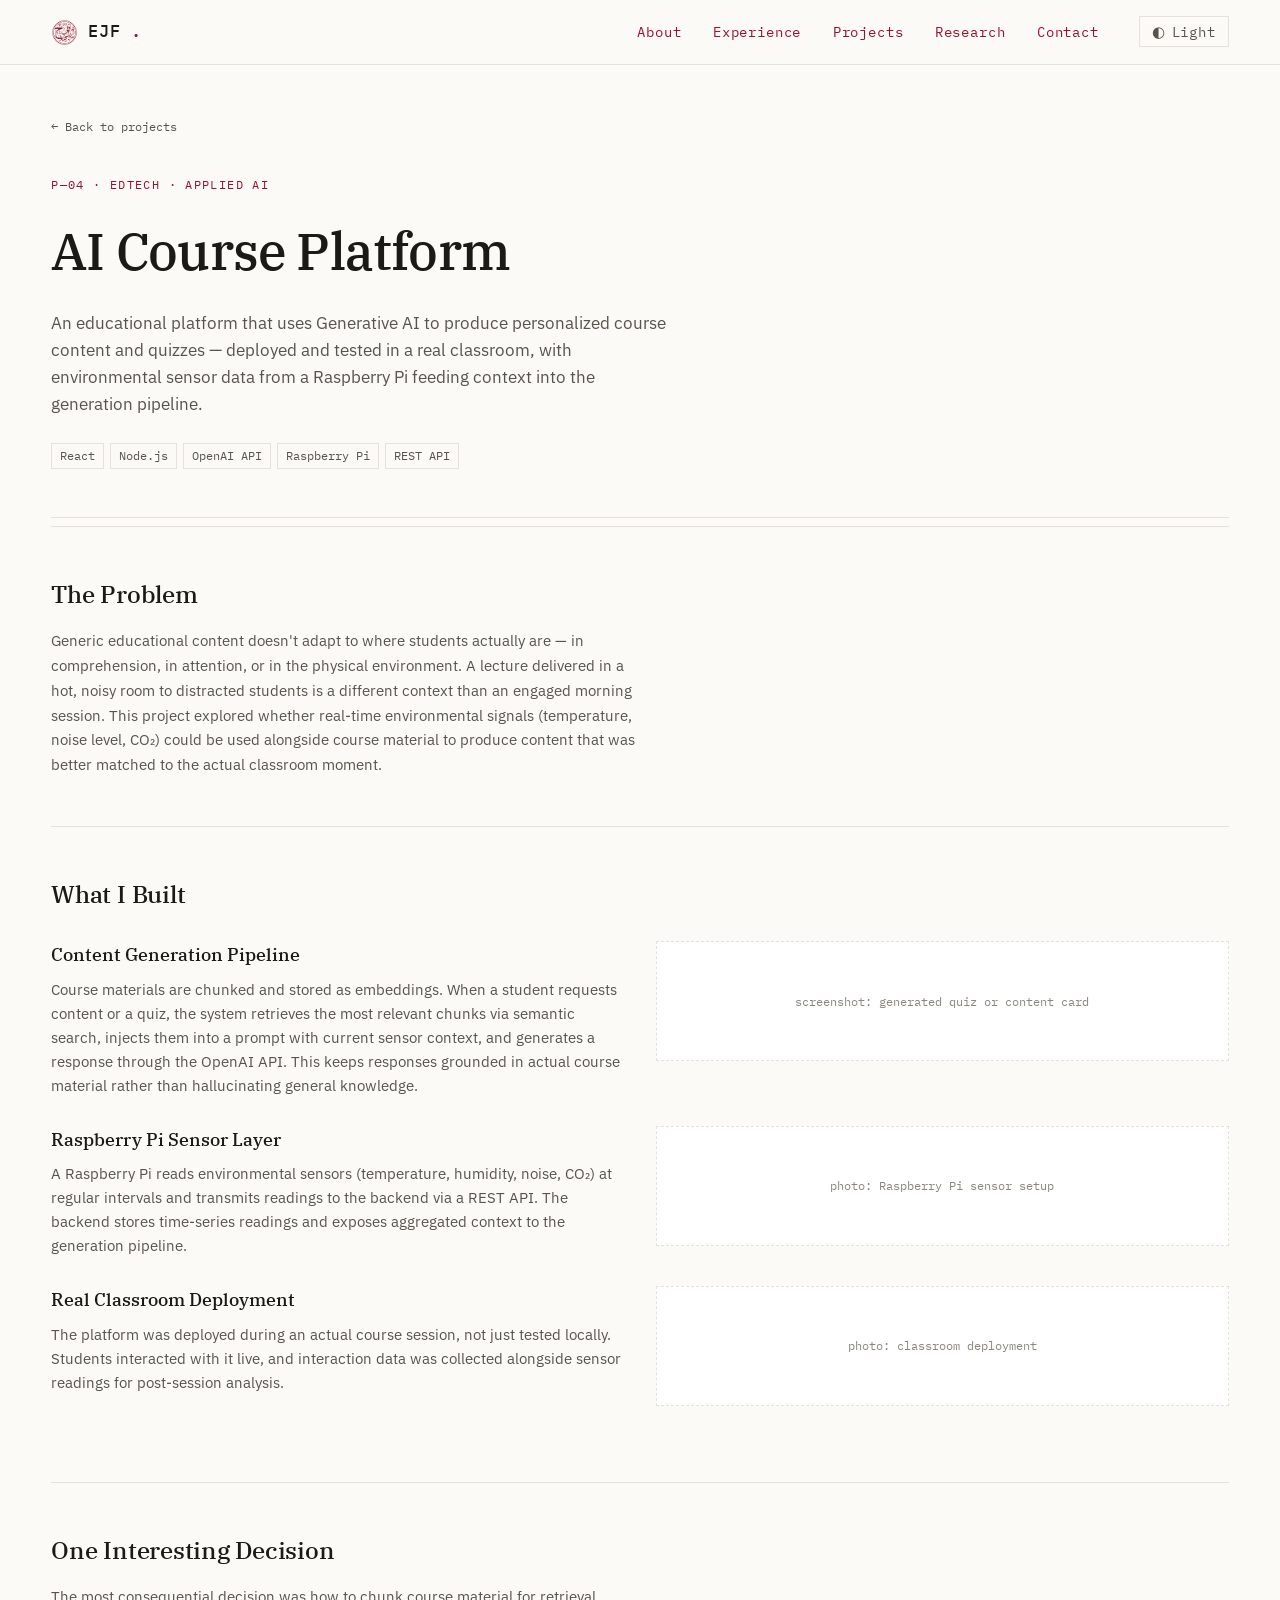
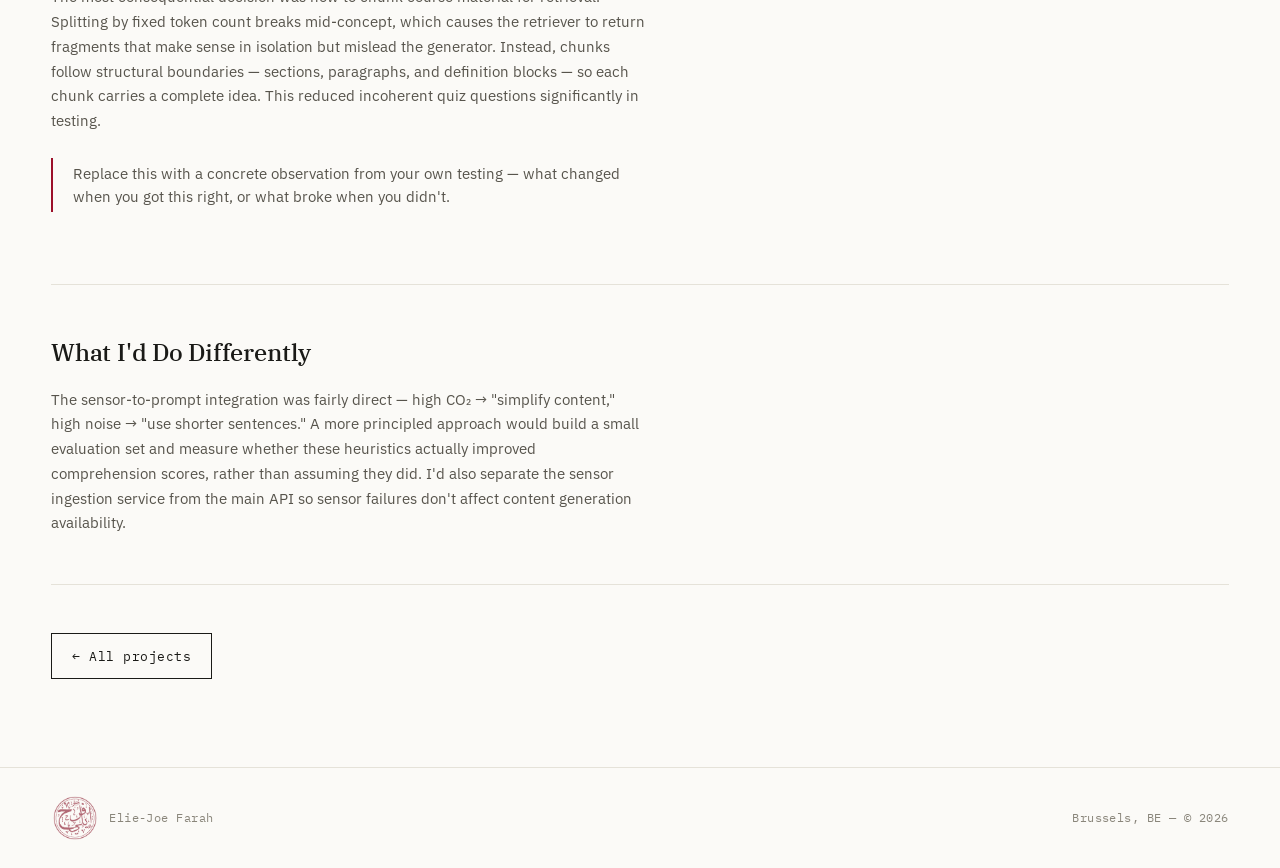
<file: ai-course.html>
<!doctype html>
<html lang="en">
<head>
<meta charset="UTF-8" />
<script>
  (function () {
    var saved = localStorage.getItem('theme');
    var dark = window.matchMedia('(prefers-color-scheme: dark)').matches;
    document.documentElement.setAttribute('data-theme', saved || (dark ? 'dark' : 'light'));
  })();
</script>
<meta name="viewport" content="width=device-width, initial-scale=1.0" />
<title>AI Course Platform | Elie-Joe Farah</title>
<meta name="description" content="An educational platform using Generative AI to create personalized course content, deployed in a real classroom with Raspberry Pi sensor data for context-aware learning." />
<meta property="og:title" content="AI Course Platform | Elie-Joe Farah" />
<meta property="og:description" content="AI-powered educational platform deployed in a real classroom, with Raspberry Pi sensor data feeding context-aware content generation." />
<meta property="og:image" content="https://eliejoefarah.com/og-preview.png" />
<link rel="icon" type="image/png" sizes="256x256" href="logo/seal_favicon_256.png" />
<link rel="apple-touch-icon" href="logo/seal_favicon_256.png" />
<link rel="preconnect" href="https://fonts.googleapis.com" />
<link rel="preconnect" href="https://fonts.gstatic.com" crossorigin />
<link href="https://fonts.googleapis.com/css2?family=IBM+Plex+Mono:wght@400;500&family=IBM+Plex+Sans:wght@400;500;600&family=IBM+Plex+Serif:wght@400;500;600&display=swap" rel="stylesheet" />
<link rel="stylesheet" href="styles.css" />
</head>
<body>

<header class="site">
  <div class="site-inner">
    <a href="index.html" class="brand"><img class="brand-seal" src="logo/seal_crimson_deepest.png" alt="" />EJF<b>.</b></a>
    <div class="header-right">
      <nav class="top" id="site-nav">
        <a href="index.html#about">about</a>
        <a href="index.html#experience">experience</a>
        <a href="index.html#projects">projects</a>
        <a href="index.html#research">research</a>
        <a href="index.html#contact">contact</a>
      </nav>
      <button class="theme-toggle" id="theme-toggle" aria-label="Toggle color theme">
        <span class="glyph">◐</span><span class="txt">light</span>
      </button>
      <button class="nav-burger" id="nav-burger" aria-label="Open menu" aria-expanded="false" aria-controls="site-nav">
        <span></span><span></span><span></span>
      </button>
    </div>
  </div>
</header>

<main class="proj-page">
  <a href="index.html#projects" class="proj-back">← Back to projects</a>

  <div class="proj-hero">
    <div class="plabel">P—04 · EdTech · Applied AI</div>
    <h1>AI Course Platform</h1>
    <p class="pitch">An educational platform that uses Generative AI to produce personalized course content and quizzes — deployed and tested in a real classroom, with environmental sensor data from a Raspberry Pi feeding context into the generation pipeline.</p>
    <div class="stack"><span>React</span><span>Node.js</span><span>OpenAI API</span><span>Raspberry Pi</span><span>REST API</span></div>
    <!-- ADD: screenshot of the main student-facing interface or quiz screen -->
    <!-- <figure class="shot"><img src="screenshots/ai-course-ui.png" alt="AI Course Platform interface" /></figure>
    <p class="shot-cap">The student interface — content and quiz questions are generated per-session based on course material and live classroom context.</p> -->
  </div>

  <section class="pd-section">
    <h2>The Problem</h2>
    <p>Generic educational content doesn't adapt to where students actually are — in comprehension, in attention, or in the physical environment. A lecture delivered in a hot, noisy room to distracted students is a different context than an engaged morning session. This project explored whether real-time environmental signals (temperature, noise level, CO₂) could be used alongside course material to produce content that was better matched to the actual classroom moment.</p>
    <!-- FILL IN: adjust or replace with the actual problem framing from the course/professor brief -->
  </section>

  <section class="pd-section">
    <h2>What I Built</h2>

    <div class="feature">
      <div>
        <h3>Content Generation Pipeline</h3>
        <p>Course materials are chunked and stored as embeddings. When a student requests content or a quiz, the system retrieves the most relevant chunks via semantic search, injects them into a prompt with current sensor context, and generates a response through the OpenAI API. This keeps responses grounded in actual course material rather than hallucinating general knowledge.</p>
      </div>
      <!-- ADD: screenshot of generated quiz or content card -->
      <div class="imgph">screenshot: generated quiz or content card</div>
    </div>

    <div class="feature">
      <div>
        <h3>Raspberry Pi Sensor Layer</h3>
        <p>A Raspberry Pi reads environmental sensors (temperature, humidity, noise, CO₂) at regular intervals and transmits readings to the backend via a REST API. The backend stores time-series readings and exposes aggregated context to the generation pipeline.</p>
      </div>
      <!-- ADD: photo of the physical Raspberry Pi setup in the classroom, if you have one -->
      <div class="imgph">photo: Raspberry Pi sensor setup</div>
    </div>

    <div class="feature">
      <div>
        <h3>Real Classroom Deployment</h3>
        <p>The platform was deployed during an actual course session, not just tested locally. Students interacted with it live, and interaction data was collected alongside sensor readings for post-session analysis.</p>
      </div>
      <!-- ADD: photo from the classroom deployment, or screenshot of the analytics/logging view -->
      <div class="imgph">photo: classroom deployment</div>
    </div>
  </section>

  <section class="pd-section">
    <h2>One Interesting Decision</h2>
    <!-- FILL IN: replace with the actual non-obvious decision from your implementation -->
    <!-- Options to consider: chunking strategy for course PDFs, embedding model choice,
         how sensor data was weighted in the prompt, how you handled hallucination,
         how quiz difficulty was calibrated, etc. -->
    <p>The most consequential decision was how to chunk course material for retrieval. Splitting by fixed token count breaks mid-concept, which causes the retriever to return fragments that make sense in isolation but mislead the generator. Instead, chunks follow structural boundaries — sections, paragraphs, and definition blocks — so each chunk carries a complete idea. This reduced incoherent quiz questions significantly in testing.</p>
    <div class="callout">
      <!-- FILL IN: a specific observation from testing, e.g. accuracy difference, failure modes you noticed, etc. -->
      Replace this with a concrete observation from your own testing — what changed when you got this right, or what broke when you didn't.
    </div>
  </section>

  <section class="pd-section">
    <h2>What I'd Do Differently</h2>
    <!-- FILL IN: your own reflection -->
    <p>The sensor-to-prompt integration was fairly direct — high CO₂ → "simplify content," high noise → "use shorter sentences." A more principled approach would build a small evaluation set and measure whether these heuristics actually improved comprehension scores, rather than assuming they did. I'd also separate the sensor ingestion service from the main API so sensor failures don't affect content generation availability.</p>
  </section>

  <div class="pd-links">
    <!-- Add GitHub link if repo becomes public -->
    <!-- <a href="https://github.com/eliejoefarah/..." target="_blank" rel="noopener" class="btn primary">GitHub →</a> -->
    <a href="index.html#projects" class="btn">← All projects</a>
  </div>
</main>

<footer class="site">
  <div class="fin">
    <span class="fin-sig"><img class="seal" src="logo/seal_crimson_deepest.png" alt="Elie-Joe Farah seal" loading="lazy" />Elie-Joe Farah</span>
    <span>Brussels, BE — © 2026</span>
  </div>
</footer>

<script src="script.js"></script>
</body>
</html>
</file>
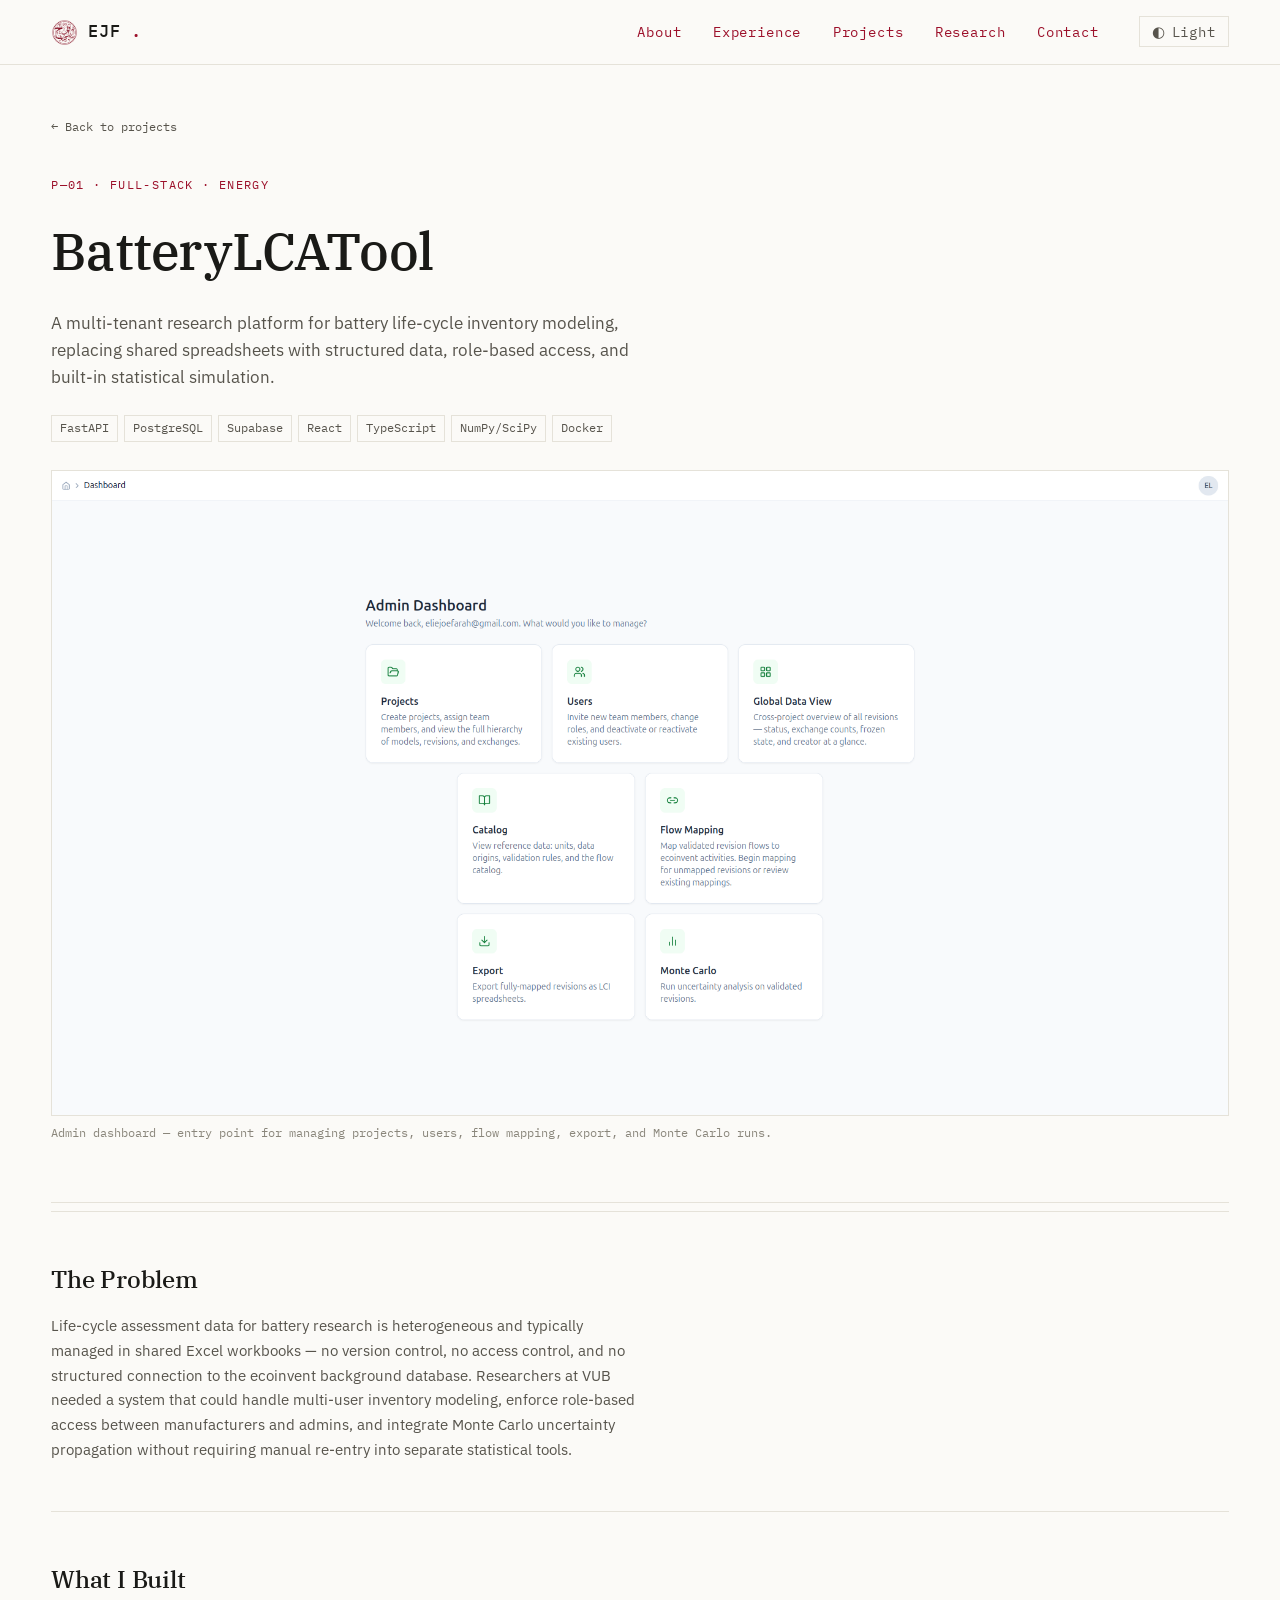
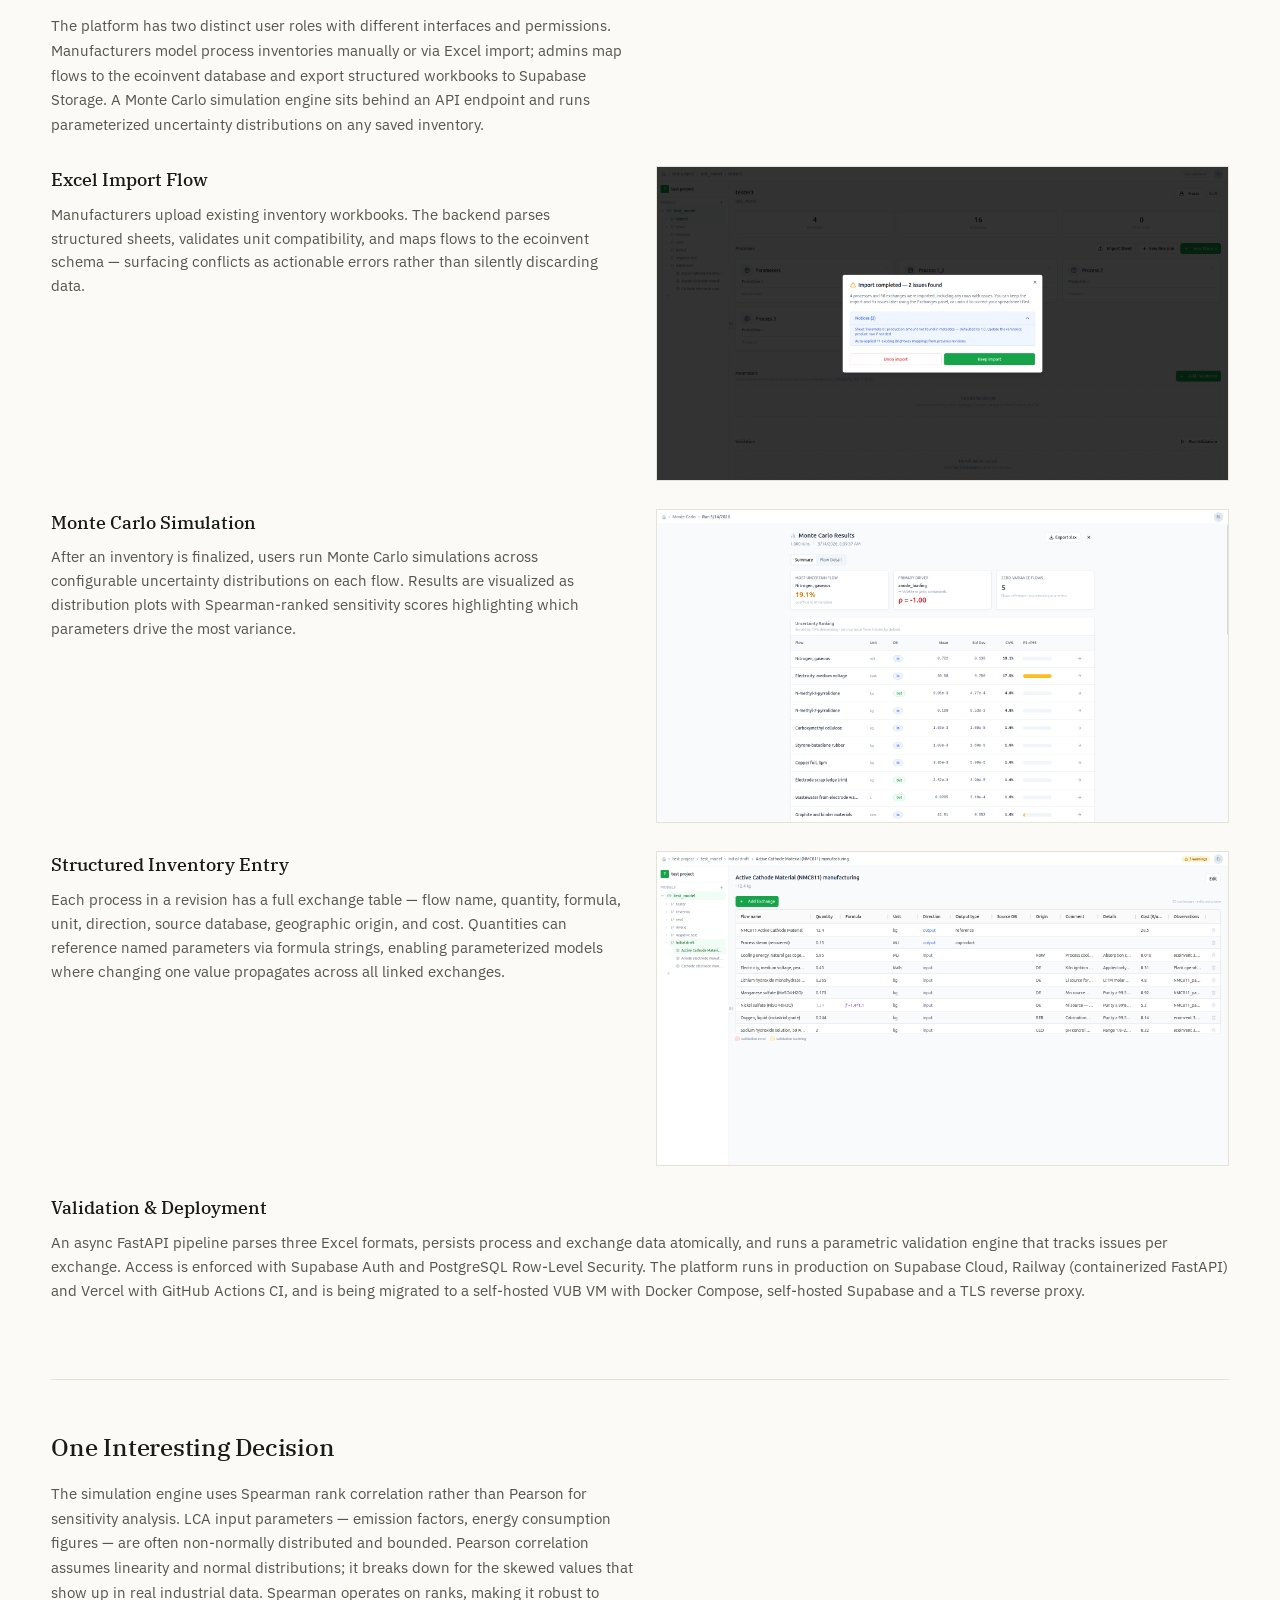
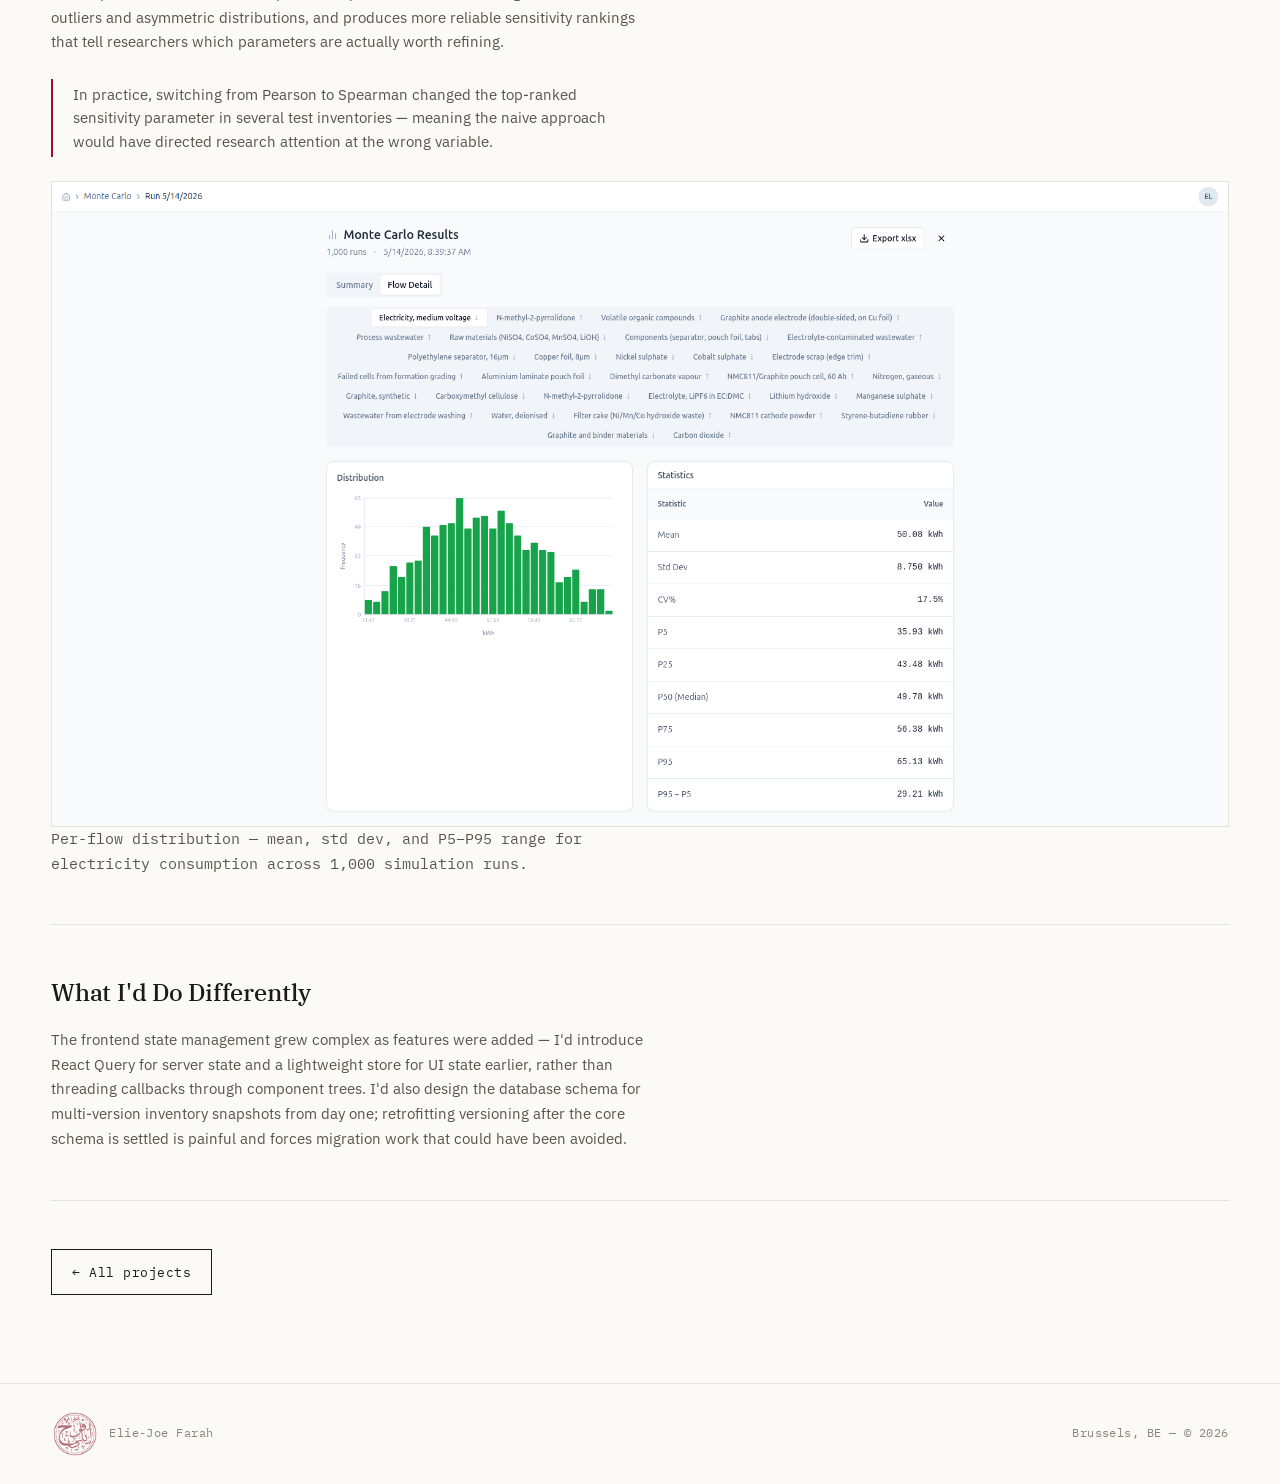
<file: battery-lca.html>
<!doctype html>
<html lang="en">
<head>
<meta charset="UTF-8" />
<script>
  (function () {
    var saved = localStorage.getItem('theme');
    var dark = window.matchMedia('(prefers-color-scheme: dark)').matches;
    document.documentElement.setAttribute('data-theme', saved || (dark ? 'dark' : 'light'));
  })();
</script>
<meta name="viewport" content="width=device-width, initial-scale=1.0" />
<title>BatteryLCATool | Elie-Joe Farah</title>
<meta name="description" content="Full-stack multi-tenant platform for battery life-cycle inventory modeling with Monte Carlo simulation and Spearman correlation sensitivity analysis." />
<meta property="og:title" content="BatteryLCATool | Elie-Joe Farah" />
<meta property="og:description" content="Full-stack platform for battery life-cycle inventory modeling, replacing research spreadsheets with structured data and statistical simulation." />
<meta property="og:image" content="https://eliejoefarah.com/screenshots/lca-admin-dashboard.png" />
<link rel="icon" type="image/png" sizes="256x256" href="logo/seal_favicon_256.png" />
<link rel="apple-touch-icon" href="logo/seal_favicon_256.png" />
<link rel="preconnect" href="https://fonts.googleapis.com" />
<link rel="preconnect" href="https://fonts.gstatic.com" crossorigin />
<link href="https://fonts.googleapis.com/css2?family=IBM+Plex+Mono:wght@400;500&family=IBM+Plex+Sans:wght@400;500;600&family=IBM+Plex+Serif:wght@400;500;600&display=swap" rel="stylesheet" />
<link rel="stylesheet" href="styles.css" />
</head>
<body>

<header class="site">
  <div class="site-inner">
    <a href="index.html" class="brand"><img class="brand-seal" src="logo/seal_crimson_deepest.png" alt="" />EJF<b>.</b></a>
    <div class="header-right">
      <nav class="top" id="site-nav">
        <a href="index.html#about">about</a>
        <a href="index.html#experience">experience</a>
        <a href="index.html#projects">projects</a>
        <a href="index.html#research">research</a>
        <a href="index.html#contact">contact</a>
      </nav>
      <button class="theme-toggle" id="theme-toggle" aria-label="Toggle color theme">
        <span class="glyph">◐</span><span class="txt">light</span>
      </button>
      <button class="nav-burger" id="nav-burger" aria-label="Open menu" aria-expanded="false" aria-controls="site-nav">
        <span></span><span></span><span></span>
      </button>
    </div>
  </div>
</header>

<main class="proj-page">
  <a href="index.html#projects" class="proj-back">← Back to projects</a>

  <div class="proj-hero">
    <div class="plabel">P—01 · Full-stack · Energy</div>
    <h1>BatteryLCATool</h1>
    <p class="pitch">A multi-tenant research platform for battery life-cycle inventory modeling, replacing shared spreadsheets with structured data, role-based access, and built-in statistical simulation.</p>
    <div class="stack"><span>FastAPI</span><span>PostgreSQL</span><span>Supabase</span><span>React</span><span>TypeScript</span><span>NumPy/SciPy</span><span>Docker</span></div>
    <figure class="shot">
      <img src="screenshots/lca-admin-dashboard.png" alt="BatteryLCATool admin dashboard" />
    </figure>
    <p class="shot-cap">Admin dashboard — entry point for managing projects, users, flow mapping, export, and Monte Carlo runs.</p>
  </div>

  <section class="pd-section">
    <h2>The Problem</h2>
    <p>Life-cycle assessment data for battery research is heterogeneous and typically managed in shared Excel workbooks — no version control, no access control, and no structured connection to the ecoinvent background database. Researchers at VUB needed a system that could handle multi-user inventory modeling, enforce role-based access between manufacturers and admins, and integrate Monte Carlo uncertainty propagation without requiring manual re-entry into separate statistical tools.</p>
  </section>

  <section class="pd-section">
    <h2>What I Built</h2>
    <p>The platform has two distinct user roles with different interfaces and permissions. Manufacturers model process inventories manually or via Excel import; admins map flows to the ecoinvent database and export structured workbooks to Supabase Storage. A Monte Carlo simulation engine sits behind an API endpoint and runs parameterized uncertainty distributions on any saved inventory.</p>

    <div class="feature">
      <div>
        <h3>Excel Import Flow</h3>
        <p>Manufacturers upload existing inventory workbooks. The backend parses structured sheets, validates unit compatibility, and maps flows to the ecoinvent schema — surfacing conflicts as actionable errors rather than silently discarding data.</p>
      </div>
      <img src="screenshots/lca-import-complete.png" alt="Excel import completed with auto-mapping" />
    </div>

    <div class="feature">
      <div>
        <h3>Monte Carlo Simulation</h3>
        <p>After an inventory is finalized, users run Monte Carlo simulations across configurable uncertainty distributions on each flow. Results are visualized as distribution plots with Spearman-ranked sensitivity scores highlighting which parameters drive the most variance.</p>
      </div>
      <img src="screenshots/lca-monte-carlo-results.png" alt="Monte Carlo uncertainty ranking" />
    </div>

    <div class="feature">
      <div>
        <h3>Structured Inventory Entry</h3>
        <p>Each process in a revision has a full exchange table — flow name, quantity, formula, unit, direction, source database, geographic origin, and cost. Quantities can reference named parameters via formula strings, enabling parameterized models where changing one value propagates across all linked exchanges.</p>
      </div>
      <img src="screenshots/lca-exchange-table.png" alt="Inventory exchange table with formula references and source database" />
    </div>

    <div class="feature" style="grid-template-columns:1fr;">
      <div>
        <h3>Validation &amp; Deployment</h3>
        <p>An async FastAPI pipeline parses three Excel formats, persists process and exchange data atomically, and runs a parametric validation engine that tracks issues per exchange. Access is enforced with Supabase Auth and PostgreSQL Row-Level Security. The platform runs in production on Supabase Cloud, Railway (containerized FastAPI) and Vercel with GitHub Actions CI, and is being migrated to a self-hosted VUB VM with Docker Compose, self-hosted Supabase and a TLS reverse proxy.</p>
      </div>
    </div>
  </section>

  <section class="pd-section">
    <h2>One Interesting Decision</h2>
    <p>The simulation engine uses Spearman rank correlation rather than Pearson for sensitivity analysis. LCA input parameters — emission factors, energy consumption figures — are often non-normally distributed and bounded. Pearson correlation assumes linearity and normal distributions; it breaks down for the skewed values that show up in real industrial data. Spearman operates on ranks, making it robust to outliers and asymmetric distributions, and produces more reliable sensitivity rankings that tell researchers which parameters are actually worth refining.</p>
    <div class="callout">In practice, switching from Pearson to Spearman changed the top-ranked sensitivity parameter in several test inventories — meaning the naive approach would have directed research attention at the wrong variable.</div>
    <figure class="shot" style="margin-top:8px;">
      <img src="screenshots/lca-monte-carlo-distribution.png" alt="Per-flow distribution histogram and percentile statistics" />
    </figure>
    <p class="shot-cap">Per-flow distribution — mean, std dev, and P5–P95 range for electricity consumption across 1,000 simulation runs.</p>
  </section>

  <section class="pd-section">
    <h2>What I'd Do Differently</h2>
    <p>The frontend state management grew complex as features were added — I'd introduce React Query for server state and a lightweight store for UI state earlier, rather than threading callbacks through component trees. I'd also design the database schema for multi-version inventory snapshots from day one; retrofitting versioning after the core schema is settled is painful and forces migration work that could have been avoided.</p>
  </section>

  <div class="pd-links">
    <!-- Uncomment and fill in if/when the repo becomes public -->
    <!-- <a href="https://github.com/eliejoefarah/..." target="_blank" rel="noopener" class="btn primary">GitHub →</a> -->
    <a href="index.html#projects" class="btn">← All projects</a>
  </div>
</main>

<footer class="site">
  <div class="fin">
    <span class="fin-sig"><img class="seal" src="logo/seal_crimson_deepest.png" alt="Elie-Joe Farah seal" loading="lazy" />Elie-Joe Farah</span>
    <span>Brussels, BE — © 2026</span>
  </div>
</footer>

<script src="script.js"></script>
</body>
</html>
</file>
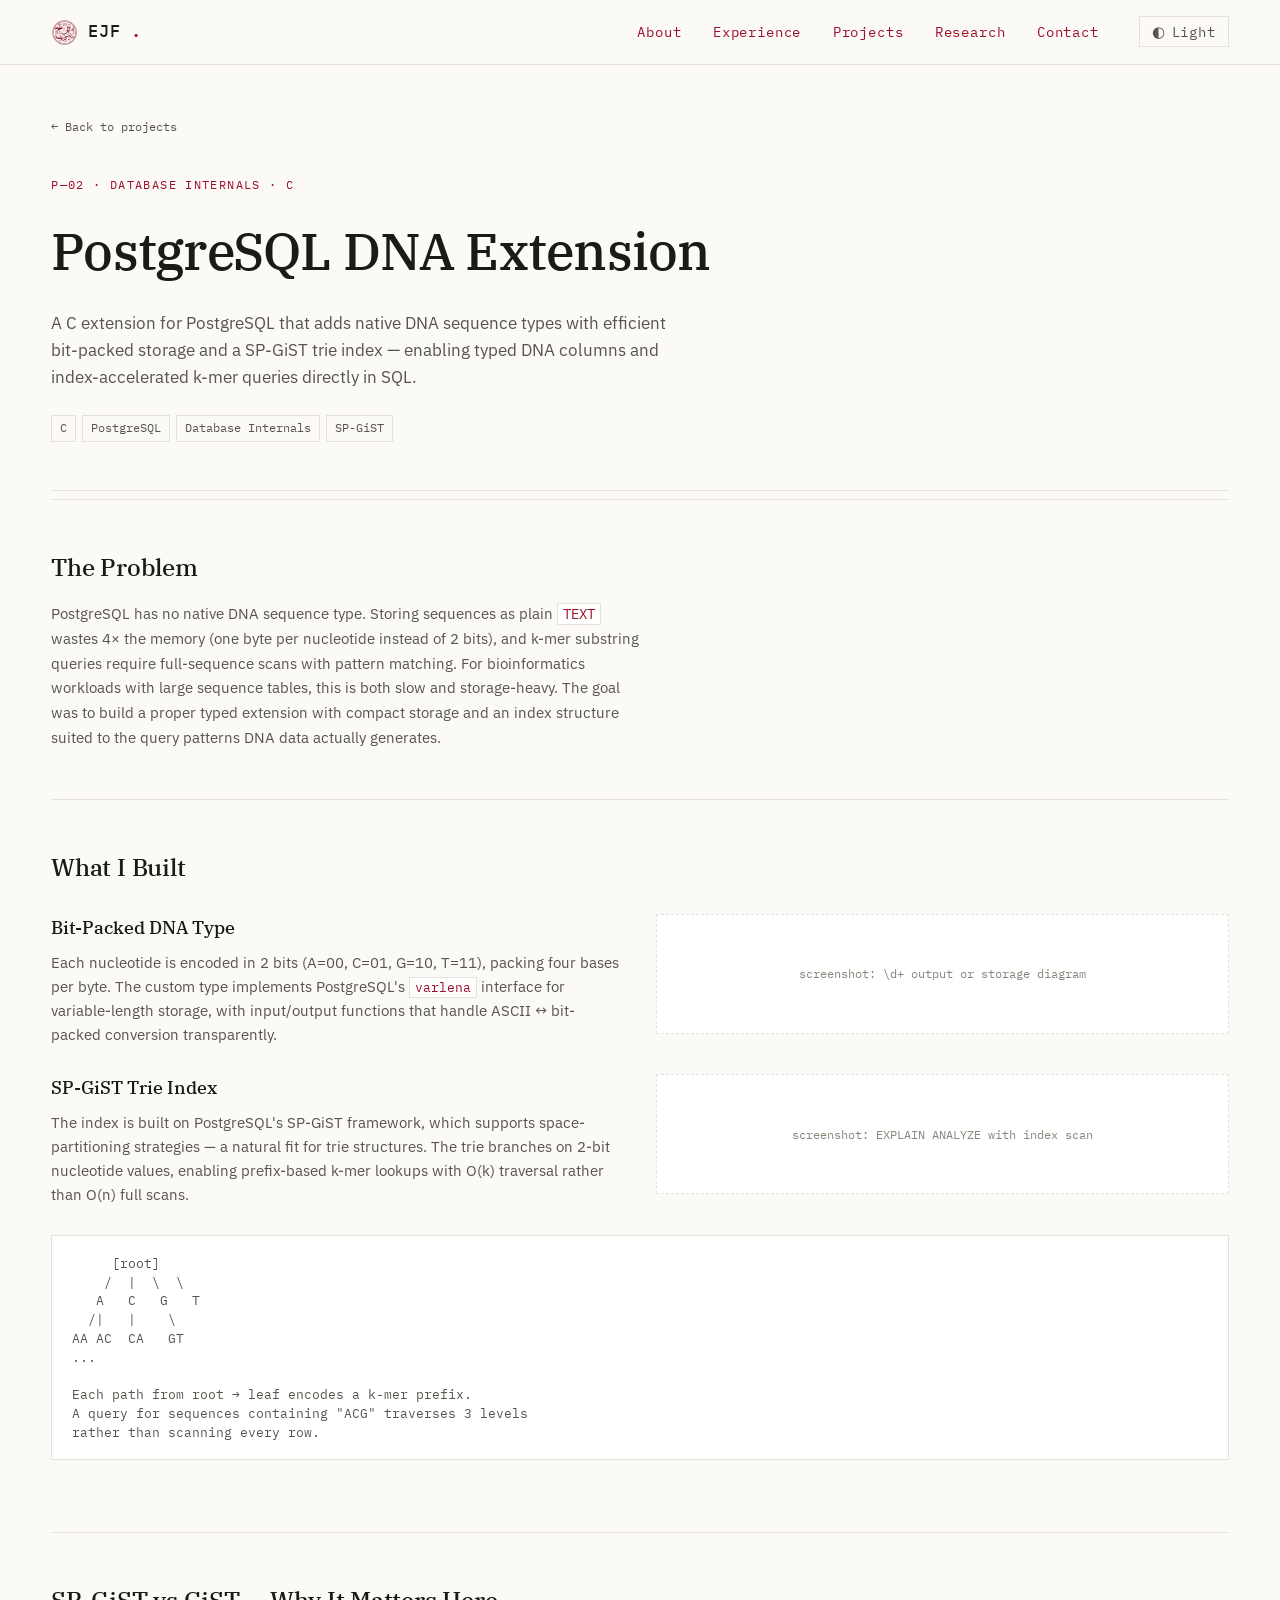
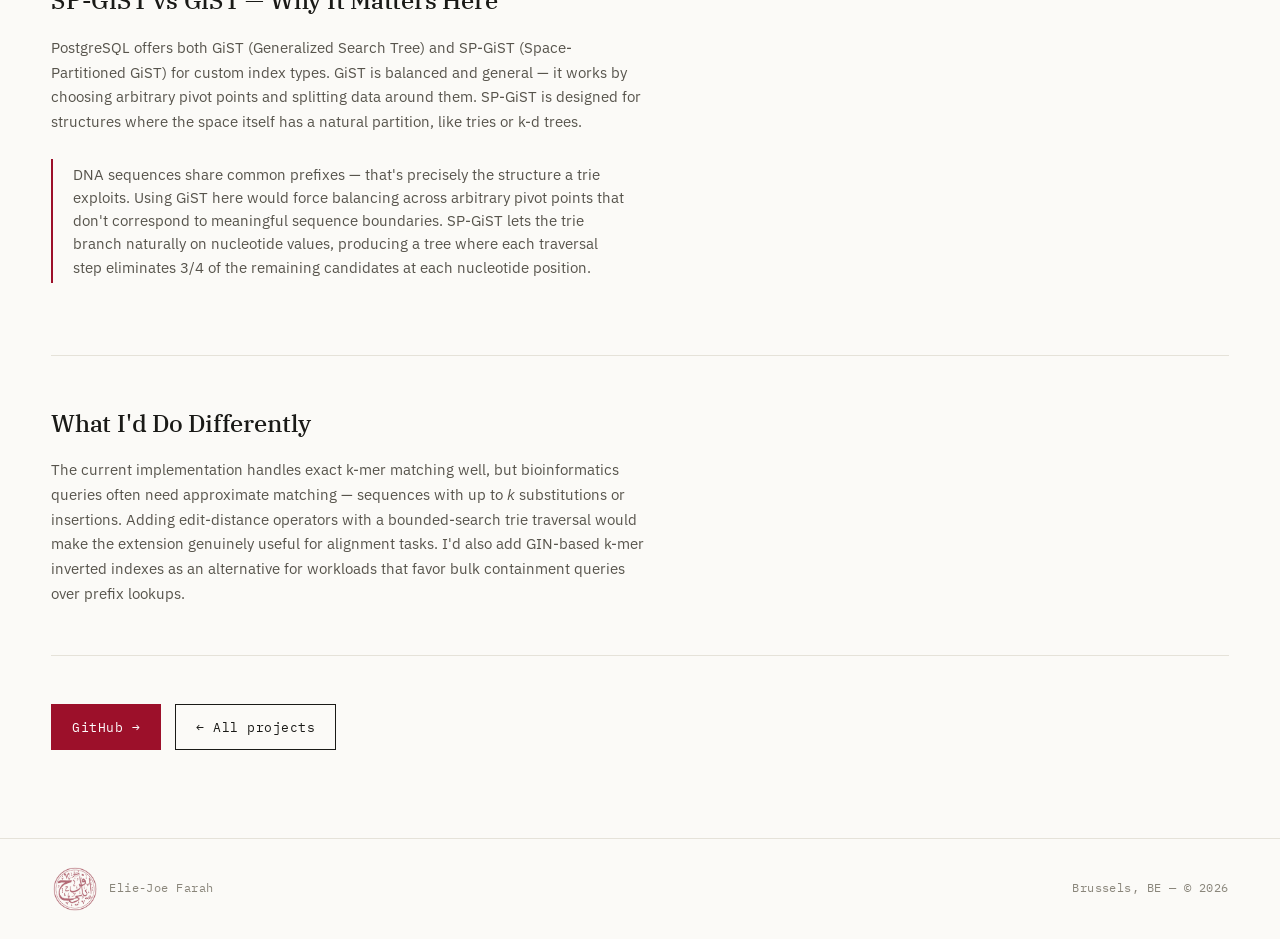
<file: dna-extension.html>
<!doctype html>
<html lang="en">
<head>
<meta charset="UTF-8" />
<script>
  (function () {
    var saved = localStorage.getItem('theme');
    var dark = window.matchMedia('(prefers-color-scheme: dark)').matches;
    document.documentElement.setAttribute('data-theme', saved || (dark ? 'dark' : 'light'));
  })();
</script>
<meta name="viewport" content="width=device-width, initial-scale=1.0" />
<title>PostgreSQL DNA Extension | Elie-Joe Farah</title>
<meta name="description" content="A PostgreSQL extension in C adding native DNA sequence types with bit-packed storage and SP-GiST trie indexing for k-mer queries." />
<meta property="og:title" content="PostgreSQL DNA Extension | Elie-Joe Farah" />
<meta property="og:description" content="Custom PostgreSQL extension in C with bit-packed DNA types and SP-GiST trie index for efficient k-mer querying." />
<meta property="og:image" content="https://eliejoefarah.com/og-preview.png" />
<link rel="icon" type="image/png" sizes="256x256" href="logo/seal_favicon_256.png" />
<link rel="apple-touch-icon" href="logo/seal_favicon_256.png" />
<link rel="preconnect" href="https://fonts.googleapis.com" />
<link rel="preconnect" href="https://fonts.gstatic.com" crossorigin />
<link href="https://fonts.googleapis.com/css2?family=IBM+Plex+Mono:wght@400;500&family=IBM+Plex+Sans:wght@400;500;600&family=IBM+Plex+Serif:wght@400;500;600&display=swap" rel="stylesheet" />
<link rel="stylesheet" href="styles.css" />
</head>
<body>

<header class="site">
  <div class="site-inner">
    <a href="index.html" class="brand"><img class="brand-seal" src="logo/seal_crimson_deepest.png" alt="" />EJF<b>.</b></a>
    <div class="header-right">
      <nav class="top" id="site-nav">
        <a href="index.html#about">about</a>
        <a href="index.html#experience">experience</a>
        <a href="index.html#projects">projects</a>
        <a href="index.html#research">research</a>
        <a href="index.html#contact">contact</a>
      </nav>
      <button class="theme-toggle" id="theme-toggle" aria-label="Toggle color theme">
        <span class="glyph">◐</span><span class="txt">light</span>
      </button>
      <button class="nav-burger" id="nav-burger" aria-label="Open menu" aria-expanded="false" aria-controls="site-nav">
        <span></span><span></span><span></span>
      </button>
    </div>
  </div>
</header>

<main class="proj-page">
  <a href="index.html#projects" class="proj-back">← Back to projects</a>

  <div class="proj-hero">
    <div class="plabel">P—02 · Database internals · C</div>
    <h1>PostgreSQL DNA Extension</h1>
    <p class="pitch">A C extension for PostgreSQL that adds native DNA sequence types with efficient bit-packed storage and a SP-GiST trie index — enabling typed DNA columns and index-accelerated k-mer queries directly in SQL.</p>
    <div class="stack"><span>C</span><span>PostgreSQL</span><span>Database Internals</span><span>SP-GiST</span></div>
    <!-- ADD: terminal screenshot of a k-mer query running against the extension -->
    <!-- <figure class="shot"><img src="screenshots/dna-query.png" alt="k-mer query terminal output" /></figure>
    <p class="shot-cap">Running a k-mer containment query on a DNA sequence column — the SP-GiST index makes this a trie traversal rather than a full scan.</p> -->
  </div>

  <section class="pd-section">
    <h2>The Problem</h2>
    <p>PostgreSQL has no native DNA sequence type. Storing sequences as plain <code>TEXT</code> wastes 4× the memory (one byte per nucleotide instead of 2 bits), and k-mer substring queries require full-sequence scans with pattern matching. For bioinformatics workloads with large sequence tables, this is both slow and storage-heavy. The goal was to build a proper typed extension with compact storage and an index structure suited to the query patterns DNA data actually generates.</p>
  </section>

  <section class="pd-section">
    <h2>What I Built</h2>

    <div class="feature">
      <div>
        <h3>Bit-Packed DNA Type</h3>
        <p>Each nucleotide is encoded in 2 bits (A=00, C=01, G=10, T=11), packing four bases per byte. The custom type implements PostgreSQL's <code>varlena</code> interface for variable-length storage, with input/output functions that handle ASCII ↔ bit-packed conversion transparently.</p>
      </div>
      <!-- ADD: screenshot or diagram showing storage layout -->
      <div class="imgph">screenshot: \d+ output or storage diagram</div>
    </div>

    <div class="feature">
      <div>
        <h3>SP-GiST Trie Index</h3>
        <p>The index is built on PostgreSQL's SP-GiST framework, which supports space-partitioning strategies — a natural fit for trie structures. The trie branches on 2-bit nucleotide values, enabling prefix-based k-mer lookups with O(k) traversal rather than O(n) full scans.</p>
      </div>
      <!-- ADD: screenshot of EXPLAIN ANALYZE showing index usage -->
      <div class="imgph">screenshot: EXPLAIN ANALYZE with index scan</div>
    </div>

    <div class="ascii">     [root]
    /  |  \  \
   A   C   G   T
  /|   |    \
AA AC  CA   GT
...

Each path from root → leaf encodes a k-mer prefix.
A query for sequences containing "ACG" traverses 3 levels
rather than scanning every row.</div>
  </section>

  <section class="pd-section">
    <h2>SP-GiST vs GiST — Why It Matters Here</h2>
    <p>PostgreSQL offers both GiST (Generalized Search Tree) and SP-GiST (Space-Partitioned GiST) for custom index types. GiST is balanced and general — it works by choosing arbitrary pivot points and splitting data around them. SP-GiST is designed for structures where the space itself has a natural partition, like tries or k-d trees.</p>
    <div class="callout">DNA sequences share common prefixes — that's precisely the structure a trie exploits. Using GiST here would force balancing across arbitrary pivot points that don't correspond to meaningful sequence boundaries. SP-GiST lets the trie branch naturally on nucleotide values, producing a tree where each traversal step eliminates 3/4 of the remaining candidates at each nucleotide position.</div>
  </section>

  <section class="pd-section">
    <h2>What I'd Do Differently</h2>
    <p>The current implementation handles exact k-mer matching well, but bioinformatics queries often need approximate matching — sequences with up to <em>k</em> substitutions or insertions. Adding edit-distance operators with a bounded-search trie traversal would make the extension genuinely useful for alignment tasks. I'd also add GIN-based k-mer inverted indexes as an alternative for workloads that favor bulk containment queries over prefix lookups.</p>
  </section>

  <div class="pd-links">
    <a href="https://github.com/eliejoefarah/Dna_PostgreSQL_Extension" target="_blank" rel="noopener" class="btn primary">GitHub →</a>
    <a href="index.html#projects" class="btn">← All projects</a>
  </div>
</main>

<footer class="site">
  <div class="fin">
    <span class="fin-sig"><img class="seal" src="logo/seal_crimson_deepest.png" alt="Elie-Joe Farah seal" loading="lazy" />Elie-Joe Farah</span>
    <span>Brussels, BE — © 2026</span>
  </div>
</footer>

<script src="script.js"></script>
</body>
</html>
</file>
<file: styles.css>
/* ===================================================================
   Elie-Joe Farah — portfolio
   Editorial spec-sheet system: IBM Plex, hairline grid, no chrome.
   =================================================================== */

:root {
  --paper: #FBFAF7;
  --surface: #FFFFFF;
  --ink: #1A1A17;
  --ink-2: #57544C;
  --ink-3: #8A867B;
  --rule: #E5E2D9;
  --rule-2: #EFEDE6;
  /* Crimson accent — #9C102A on --paper/--surface measures ~8:1, comfortably AA (and AAA) for text. */
  --accent: #9C102A;
  --accent-hover: #7A0D22;
  --on-accent: #FFFFFF;
  --photo-bg: #E7E3D9;
  --contour-opacity: 0.13;

  --serif: "IBM Plex Serif", Georgia, serif;
  --sans: "IBM Plex Sans", system-ui, -apple-system, sans-serif;
  --mono: "IBM Plex Mono", ui-monospace, "SF Mono", Menlo, monospace;
  --gutter: clamp(120px, 13vw, 190px);
  /* Content grows with the screen up to a wide cap, rather than a fixed narrow column. */
  --maxw: 1320px;
  --pad: clamp(16px, 4vw, 56px);
  --section-y: clamp(56px, 8vw, 112px);
  --header-h: 64px;
}

:root[data-theme="dark"] {
  --paper: #141311;
  --surface: #1C1A15;
  --ink: #ECE8DF;
  --ink-2: #ADA89C;
  --ink-3: #79746A;
  --rule: #2E2B23;
  --rule-2: #26241D;
  /* #9C102A only measures ~2.2:1 on this near-black paper — fails AA. Lifted to a
     brighter rose-crimson (~4.9:1 on --paper, ~4.5:1 on --surface) so it stays legible
     as small mono text/links, same "brighten for dark mode" pattern as before. */
  --accent: #F04D68;
  --accent-hover: #FF7A90;
  --on-accent: #141311;
  --photo-bg: #242019;
  --contour-opacity: 0.18;
}

* { box-sizing: border-box; }
html {
  scroll-behavior: smooth;
  scrollbar-color: var(--accent) var(--paper); scrollbar-width: thin;
  /* Offsets fragment-link jumps by the sticky header's height so section tops aren't hidden under it. */
  scroll-padding-top: var(--header-h);
}

body {
  margin: 0;
  background: var(--paper);
  color: var(--ink);
  font-family: var(--sans);
  font-size: 16px;
  line-height: 1.6;
  -webkit-font-smoothing: antialiased;
  text-rendering: optimizeLegibility;
  transition: background-color .2s ease, color .2s ease;
}

a { color: var(--accent); text-decoration: none; }
a:focus-visible,
button:focus-visible {
  outline: 2px solid var(--accent);
  outline-offset: 3px;
  border-radius: 2px;
}
img { display: block; max-width: 100%; }

::selection { background: var(--accent); color: var(--on-accent); }

/* Flat, square thumb — no rounded corners anywhere else in this system either. */
::-webkit-scrollbar { width: 10px; height: 10px; }
::-webkit-scrollbar-track { background: var(--paper); }
::-webkit-scrollbar-thumb { background: var(--accent); border: 2px solid var(--paper); }
::-webkit-scrollbar-thumb:hover { background: var(--accent-hover); }

.wrap { max-width: var(--maxw); margin: 0 auto; padding: 0 var(--pad); }

.label {
  font-family: var(--mono);
  font-size: 11.5px;
  font-weight: 500;
  letter-spacing: .12em;
  text-transform: uppercase;
  color: var(--ink-3);
}

/* ---------- Header ---------- */
header.site {
  position: sticky;
  top: 0;
  z-index: 10;
  border-bottom: 1px solid var(--rule);
}
/* The blur lives on a pseudo-element: backdrop-filter on the header itself would make it
   the containing block for the fixed mobile drawer and trap the drawer inside the bar. */
header.site::before {
  content: ""; position: absolute; inset: 0; z-index: -1;
  background: color-mix(in srgb, var(--paper) 88%, transparent);
  backdrop-filter: saturate(120%) blur(6px);
  -webkit-backdrop-filter: saturate(120%) blur(6px);
}
.site-inner {
  max-width: var(--maxw);
  margin: 0 auto;
  min-height: var(--header-h);
  padding: 0 var(--pad);
  display: flex;
  align-items: center;
  justify-content: space-between;
  gap: 20px;
}
.brand {
  font-family: var(--mono);
  font-weight: 500;
  letter-spacing: .05em;
  color: var(--ink);
  font-size: 17px;
  display: inline-flex;
  align-items: center;
  gap: 10px;
}
.brand b { color: var(--accent); font-weight: 500; }
.brand-seal { width: 27px; height: 27px; object-fit: contain; }
.header-right { display: flex; align-items: center; gap: clamp(16px, 2.5vw, 36px); }
nav.top { display: flex; gap: clamp(4px, 1.2vw, 18px); }
nav.top a {
  font-family: var(--mono);
  font-size: 14px;
  letter-spacing: .06em;
  color: var(--accent);
  text-transform: capitalize;
  /* Every link carries the box padding so the active highlight doesn't shift the layout. */
  padding: 5px 8px;
  border-radius: 2px;
  transition: background-color .15s, color .15s;
}
nav.top a:hover { color: var(--accent-hover); }
nav.top a.active,
nav.top a.active:hover { background: var(--accent); color: var(--on-accent); }

/* Burger: hidden on wide screens, slides the nav out as a side drawer below 980px. */
.nav-burger {
  display: none; position: relative; z-index: 2;
  width: 40px; height: 40px; padding: 0;
  background: transparent; border: 1px solid var(--rule); cursor: pointer;
  flex-direction: column; align-items: center; justify-content: center; gap: 5px;
}
.nav-burger span { display: block; width: 18px; height: 1.5px; background: var(--accent); transition: transform .25s ease, opacity .2s ease; }
.nav-burger:hover { border-color: var(--ink-3); }
.nav-open .nav-burger span:nth-child(1) { transform: translateY(6.5px) rotate(45deg); }
.nav-open .nav-burger span:nth-child(2) { opacity: 0; }
.nav-open .nav-burger span:nth-child(3) { transform: translateY(-6.5px) rotate(-45deg); }
.nav-scrim { display: none; }

@media (max-width: 979px) {
  .nav-burger { display: inline-flex; }
  .theme-toggle { position: relative; z-index: 2; }
  nav.top {
    position: fixed; top: 0; right: 0; z-index: 1;
    width: min(320px, 84vw); height: 100vh; height: 100dvh;
    flex-direction: column; gap: 4px;
    padding: calc(var(--header-h) + 20px) 20px 28px;
    background: var(--paper); border-left: 1px solid var(--rule);
    box-shadow: -18px 0 40px rgba(0, 0, 0, .08);
    transform: translateX(100%); visibility: hidden;
    transition: transform .3s cubic-bezier(.2,.7,.2,1), visibility 0s linear .3s;
    overflow-y: auto;
  }
  nav.top a { font-size: 18px; padding: 12px 16px; margin: 0 4px; border-radius: 8px; }
  .nav-open nav.top { transform: none; visibility: visible; transition: transform .3s cubic-bezier(.2,.7,.2,1); }
  .nav-scrim {
    display: block; position: fixed; inset: 0; z-index: 0;
    background: rgba(0, 0, 0, .35); opacity: 0; pointer-events: none; transition: opacity .3s ease;
  }
  .nav-open .nav-scrim { opacity: 1; pointer-events: auto; }
}
@media (max-width: 420px) { .theme-toggle .txt { display: none; } }

.theme-toggle {
  font-family: var(--mono);
  font-size: 14px;
  letter-spacing: .06em;
  color: var(--ink-2);
  background: transparent;
  border: 1px solid var(--rule);
  padding: 7px 12px;
  cursor: pointer;
  display: inline-flex;
  align-items: center;
  gap: 6px;
  line-height: 1;
}
.theme-toggle:hover { color: var(--ink); border-color: var(--ink-3); }
.theme-toggle .glyph { font-size: 15px; }
.theme-toggle .txt { text-transform: capitalize; }

/* ---------- Sections / grid ---------- */
section { padding: var(--section-y) 0; border-top: 1px solid var(--rule); }
.row { display: grid; grid-template-columns: var(--gutter) minmax(0, 1fr); gap: clamp(24px, 3.5vw, 56px); }
.eyebrow { padding-top: 6px; }
.eyebrow .idx { display: block; color: var(--accent); margin-bottom: 6px; }
@media (max-width: 720px) { .row { grid-template-columns: 1fr; gap: 16px; } }

h2.sec {
  position: absolute; width: 1px; height: 1px; overflow: hidden;
  clip: rect(0 0 0 0);
}

/* ---------- Hero ---------- */
.hero { border-top: none; padding: clamp(48px, 7vw, 96px) 0; position: relative; overflow: hidden; }
@media (min-width: 821px) {
  .hero { min-height: calc(100vh - var(--header-h)); min-height: calc(100svh - var(--header-h)); display: flex; align-items: center; padding: clamp(32px, 4vw, 64px) 0; }
  .hero .wrap { width: 100%; }
  /* Size the portrait off the screen height too, so the hero and spec bar fit on short laptop screens. */
  .hero .portrait { max-width: min(460px, calc((100svh - 400px) * .8)); min-width: 260px; }
}
.hero .wrap { position: relative; z-index: 1; }
.contours {
  position: absolute; top: -140px; right: -160px;
  width: clamp(560px, 58vw, 980px); height: clamp(560px, 58vw, 980px); z-index: 0; pointer-events: none;
}
.contours path { fill: none; stroke: var(--accent); stroke-width: 1; opacity: var(--contour-opacity); }
@media (max-width: 820px) { .contours { opacity: .6; right: -260px; top: -200px; } }

.hero-grid { display: grid; grid-template-columns: minmax(0, 1.35fr) minmax(0, .9fr); gap: clamp(32px, 5vw, 88px); align-items: end; }
.portrait { justify-self: end; width: 100%; max-width: 460px; margin: 0; }
@media (max-width: 820px) { .hero-grid { grid-template-columns: 1fr; gap: 36px; } .portrait { justify-self: start; max-width: 420px; } }

.hero .lead {
  font-family: var(--mono); font-size: 12px; letter-spacing: .14em;
  text-transform: uppercase; color: var(--accent); margin-bottom: 24px;
}
.hero h1 {
  font-family: var(--serif); font-weight: 500;
  font-size: clamp(48px, 8vw, 128px); line-height: .98;
  letter-spacing: -.015em; margin: 0 0 22px;
}
.hero .desc { font-size: clamp(17px, 1.3vw, 20px); color: var(--ink-2); max-width: 46ch; margin: 0 0 34px; line-height: 1.6; }

.actions { display: flex; gap: 14px; flex-wrap: wrap; }
.btn {
  font-family: var(--mono); font-size: 12.5px; letter-spacing: .04em;
  padding: 12px 20px; border: 1px solid var(--ink); color: var(--ink);
  background: transparent;
  transition: background .15s, color .15s, border-color .15s;
  cursor: pointer;
  display: inline-block;
}
.btn:hover { background: var(--ink); color: var(--paper); }
.btn.primary { background: var(--accent); border-color: var(--accent); color: var(--on-accent); }
.btn.primary:hover { background: var(--accent-hover); border-color: var(--accent-hover); }

.portrait { position: relative; }
.portrait .frame { border: 1px solid var(--rule); background: var(--photo-bg); aspect-ratio: 4/5; overflow: hidden; }
.portrait .frame img { width: 100%; height: 100%; object-fit: cover; filter: grayscale(12%); }
.portrait figcaption {
  margin-top: 10px; text-align: right; font-family: var(--mono);
  font-size: 11px; letter-spacing: .08em; color: var(--ink-3);
}

.spec {
  border: 1px solid var(--rule); background: var(--surface);
  margin: clamp(36px, 5vw, 64px) 0 0; display: grid; grid-template-columns: repeat(5, 1fr);
}
@media (max-width: 720px) {
  .spec { grid-template-columns: 1fr 1fr; }
  .spec .cell { border-left: none; border-top: 1px solid var(--rule-2); }
  .spec .cell:nth-child(even) { border-left: 1px solid var(--rule-2); }
  .spec .cell:nth-child(-n+2) { border-top: none; }
}
.spec .cell { padding: 14px 16px; border-left: 1px solid var(--rule-2); }
.spec .cell:first-child { border-left: none; }
.spec dt {
  font-family: var(--mono); font-size: 10.5px; letter-spacing: .1em;
  text-transform: uppercase; color: var(--ink-3); margin: 0 0 5px;
}
.spec dd { margin: 0; font-family: var(--mono); font-size: 13px; color: var(--ink); }
.spec .status { color: var(--accent); }

/* ---------- About ---------- */
.prose p { margin: 0 0 16px; color: var(--ink); max-width: 62ch; }
.prose p:last-child { margin-bottom: 0; }
.prose .muted { color: var(--ink-2); }

.skillset { margin-top: 28px; display: grid; grid-template-columns: 1fr 1fr; gap: 26px; }
@media (max-width: 560px) { .skillset { grid-template-columns: 1fr; } }
.skillset h3 {
  font-family: var(--mono); font-size: 11px; letter-spacing: .1em;
  text-transform: uppercase; color: var(--ink-3); font-weight: 500; margin: 0 0 10px;
}
.chips { display: flex; flex-wrap: wrap; gap: 7px; }
.chip {
  font-family: var(--mono); font-size: 12px; color: var(--ink-2);
  border: 1px solid var(--rule); padding: 4px 9px; background: var(--surface);
}

/* ---------- Experience ---------- */
.xp { border-top: 1px solid var(--rule-2); padding: 22px 0; }
.xp:first-child { border-top: none; padding-top: 0; }
.xp .when { font-family: var(--mono); font-size: 12px; color: var(--ink-3); letter-spacing: .03em; }
.xp h4 { font-family: var(--serif); font-weight: 500; font-size: 21px; margin: 2px 0 2px; }
.xp .co { font-size: 14px; color: var(--accent); font-family: var(--mono); margin-bottom: 10px; }
.xp ul { margin: 0; padding-left: 18px; }
.xp li { color: var(--ink-2); margin-bottom: 5px; font-size: 14.5px; }

/* ---------- Projects ---------- */
.proj {
  border-top: 1px solid var(--rule); padding: 34px 0;
  display: grid; grid-template-columns: var(--gutter) minmax(0, 1fr); gap: clamp(24px, 3.5vw, 56px);
}
.proj:first-of-type { border-top: none; padding-top: 0; }
@media (max-width: 720px) { .proj { grid-template-columns: 1fr; gap: 14px; } }
.proj .pno { font-family: var(--mono); font-size: 12px; color: var(--accent); letter-spacing: .06em; }
.proj .ptype {
  font-family: var(--mono); font-size: 11px; color: var(--ink-3);
  letter-spacing: .1em; text-transform: uppercase; margin-top: 6px;
}
.proj h4 { font-family: var(--serif); font-weight: 500; font-size: clamp(24px, 2.2vw, 32px); margin: 0 0 12px; letter-spacing: -.015em; }
.proj p { margin: 0 0 16px; color: var(--ink-2); max-width: 64ch; font-size: 15px; }
.stack { display: flex; flex-wrap: wrap; gap: 6px; margin-bottom: 16px; }
.stack span { font-family: var(--mono); font-size: 11.5px; color: var(--ink-2); border: 1px solid var(--rule); padding: 3px 8px; }
.proj .plink {
  font-family: var(--mono); font-size: 13px; color: var(--accent);
  border-bottom: 1px solid transparent; transition: border-color .15s;
}
.proj .plink:hover { border-color: var(--accent); }

/* ---------- Research ---------- */
.pubintro { color: var(--ink-2); max-width: 60ch; margin: 0 0 26px; font-size: 15px; }
.pub { border-top: 1px solid var(--rule-2); padding: 20px 0; }
.pub:first-of-type { border-top: none; padding-top: 0; }
.pub .py { font-family: var(--mono); font-size: 12px; color: var(--ink-3); letter-spacing: .03em; }
.pub .pt { font-family: var(--serif); font-style: italic; font-size: 19px; color: var(--ink); margin: 4px 0 5px; line-height: 1.35; }
.pub .pm { font-size: 14px; color: var(--ink-2); }
.pub .desc { color: var(--ink-2); max-width: 64ch; margin: 10px 0 14px; font-size: 14.5px; line-height: 1.6; }
.pub .foot { margin-top: 9px; display: flex; gap: 12px; align-items: center; flex-wrap: wrap; }
.pub .tag {
  font-family: var(--mono); font-size: 10.5px; text-transform: uppercase;
  letter-spacing: .1em; color: var(--accent); border: 1px solid var(--rule); padding: 2px 8px;
}
.pub .plink { font-family: var(--mono); font-size: 12.5px; color: var(--accent); border-bottom: 1px solid transparent; }
.pub .plink:hover { border-color: var(--accent); }

/* ---------- Exploring photo band ---------- */
.band { border-top: 1px solid var(--rule); padding: var(--section-y) 0; }
.band .head {
  max-width: var(--maxw); margin: 0 auto 26px; padding: 0 var(--pad);
  display: flex; align-items: baseline; gap: 14px; flex-wrap: wrap;
}
.band .head .idx { font-family: var(--mono); font-size: 12px; color: var(--accent); }
.band .head .t { font-family: var(--serif); font-size: 24px; font-weight: 500; }
.band .head .coord { font-family: var(--mono); font-size: 12px; color: var(--ink-3); letter-spacing: .04em; margin-left: auto; }
.band .strip { display: grid; grid-template-columns: repeat(4, 1fr); gap: clamp(8px, 1vw, 16px); padding: 0 var(--pad); }
@media (max-width: 720px) { .band .strip { grid-template-columns: 1fr 1fr; } }
.band .strip figure { margin: 0; }
/* 4:3 matches the actual trip photos (all native 4:3 landscape) — object-fit:contain
   so a differently-shaped photo added later still shows in full rather than being cropped. */
.band .strip .ph { aspect-ratio: 4/3; background: var(--photo-bg); overflow: hidden; border: 1px solid var(--rule); }
.band .strip .ph img { width: 100%; height: 100%; object-fit: contain; filter: grayscale(6%); transition: transform .5s ease; }
.band .strip figure:hover .ph img { transform: scale(1.04); }
.band .strip figcaption { display: none; }

/* ---------- Contact ---------- */
.contact .big {
  font-family: var(--serif); font-weight: 500; font-size: clamp(30px, 5vw, 44px);
  letter-spacing: -.015em; margin: 0 0 18px; display: block;
}
.contact p { color: var(--ink-2); max-width: 52ch; margin: 0 0 26px; }
.contact .links { display: flex; gap: 22px; flex-wrap: wrap; }
.contact .links a { font-family: var(--mono); font-size: 13px; color: var(--ink); border-bottom: 1px solid var(--rule); padding-bottom: 2px; }
.contact .links a:hover { border-color: var(--accent); color: var(--accent); }

/* ---------- Footer ---------- */
footer.site { border-top: 1px solid var(--rule); padding: 26px 0; }
footer .fin {
  max-width: var(--maxw); margin: 0 auto; padding: 0 var(--pad);
  display: flex; justify-content: space-between; align-items: center; flex-wrap: wrap; gap: 10px;
}
footer .fin span { font-family: var(--mono); font-size: 11.5px; color: var(--ink-3); letter-spacing: .04em; }
.fin-sig { display: inline-flex; align-items: center; gap: 10px; }
.fin-sig .seal { width: 48px; height: 48px; object-fit: contain; opacity: .6; transition: opacity .15s ease; }
.fin-sig:hover .seal { opacity: 1; }

/* ---------- Project detail pages ---------- */
.proj-page { max-width: var(--maxw); margin: 0 auto; padding: 48px var(--pad) 0; }
.proj-back {
  font-family: var(--mono); font-size: 12px; color: var(--ink-2);
  display: inline-block; margin-bottom: 40px;
}
.proj-back:hover { color: var(--accent); }

.proj-hero { border-bottom: 1px solid var(--rule); padding-bottom: 48px; margin-bottom: 8px; }
.proj-hero .plabel {
  font-family: var(--mono); font-size: 11.5px; letter-spacing: .12em;
  text-transform: uppercase; color: var(--accent); margin-bottom: 14px;
}
.proj-hero h1 {
  font-family: var(--serif); font-weight: 500; font-size: clamp(34px, 5vw, 52px);
  letter-spacing: -.015em; margin: 0 0 18px;
}
.proj-hero .pitch { font-size: 17px; color: var(--ink-2); max-width: 62ch; margin: 0 0 24px; line-height: 1.6; }
.proj-hero .stack { margin-bottom: 0; }

.shot { border: 1px solid var(--rule); background: var(--photo-bg); margin: 28px 0 0; overflow: hidden; }
.shot img { width: 100%; display: block; }
.shot-cap { font-family: var(--mono); font-size: 11.5px; color: var(--ink-3); margin-top: 8px; }

.pd-section { border-top: 1px solid var(--rule); padding: 48px 0; }
.pd-section h2 {
  font-family: var(--serif); font-weight: 500; font-size: 24px;
  margin: 0 0 16px; letter-spacing: -.01em;
}
.pd-section p { color: var(--ink-2); max-width: 66ch; margin: 0 0 16px; font-size: 15px; line-height: 1.65; }
.pd-section p:last-child { margin-bottom: 0; }
.pd-section code {
  font-family: var(--mono); font-size: .9em; color: var(--accent);
  background: var(--surface); border: 1px solid var(--rule); padding: 1px 5px;
}

.feature { display: grid; grid-template-columns: 1fr 1fr; gap: 32px; align-items: start; margin: 28px 0; }
@media (max-width: 720px) { .feature { grid-template-columns: 1fr; } }
.feature h3 { font-family: var(--serif); font-weight: 500; font-size: 18px; margin: 0 0 8px; }
.feature p { font-size: 14.5px; margin: 0; max-width: none; }
.feature img { border: 1px solid var(--rule); width: 100%; }
.feature .imgph {
  border: 1px dashed var(--rule); background: var(--surface); color: var(--ink-3);
  font-family: var(--mono); font-size: 12px; padding: 20px; text-align: center;
  display: flex; align-items: center; justify-content: center; min-height: 120px;
}

.callout {
  border-left: 2px solid var(--accent); padding: 4px 0 4px 20px; margin: 24px 0;
  color: var(--ink-2); font-size: 14.5px; max-width: 64ch; line-height: 1.6;
}

.ascii {
  font-family: var(--mono); font-size: 12.5px; color: var(--ink-2);
  background: var(--surface); border: 1px solid var(--rule);
  padding: 18px 20px; overflow-x: auto; line-height: 1.5; margin: 24px 0; white-space: pre;
}

.pd-links { border-top: 1px solid var(--rule); padding: 48px 0 88px; display: flex; gap: 14px; flex-wrap: wrap; }

/* ---------- Wide screens ---------- */
@media (min-width: 1100px) {
  /* About: text on the left, skills on the right. */
  .prose { display: grid; grid-template-columns: minmax(0, 1.25fr) minmax(0, 1fr); grid-template-rows: auto 1fr; column-gap: clamp(40px, 5vw, 80px); }
  .prose > p { grid-column: 1; }
  .prose .skillset { grid-column: 2; grid-row: 1 / span 2; margin-top: 4px; grid-template-columns: 1fr; align-content: start; }

  /* Experience and research: two-up grids. */
  .xp-list, .pub-list { display: grid; grid-template-columns: repeat(2, minmax(0, 1fr)); column-gap: clamp(40px, 4.5vw, 72px); }
  .xp-list .xp, .pub-list .pub { border-top: 1px solid var(--rule-2); padding: 24px 0; }
  .xp-list .xp:nth-child(-n+2), .pub-list .pub:nth-child(-n+2) { border-top: none; padding-top: 0; }

  /* Projects: the lead project spans the row, the rest sit in two columns. */
  .proj-list { display: grid; grid-template-columns: repeat(2, minmax(0, 1fr)); column-gap: clamp(40px, 4.5vw, 72px); }
  .proj-list .proj { grid-template-columns: 1fr; gap: 12px; padding: 36px 0; }
  .proj-list .proj:first-child { grid-column: 1 / -1; grid-template-columns: var(--gutter) minmax(0, 1fr); gap: clamp(24px, 3.5vw, 56px); padding-top: 0; }
  .proj-list .proj:nth-child(2), .proj-list .proj:nth-child(3) { border-top: 1px solid var(--rule); }
  .proj-list .proj:first-child p { max-width: 80ch; }
}

/* ---------- Motion ---------- */
@media (prefers-reduced-motion: no-preference) {
  .reveal { opacity: 0; transform: translateY(10px); animation: rise .7s cubic-bezier(.2,.7,.2,1) forwards; }
  @keyframes rise { to { opacity: 1; transform: none; } }
}
@media (prefers-reduced-motion: reduce) {
  .band .strip .ph img { transition: none; }
  body { transition: none; }
  html { scroll-behavior: auto; }
}
</file>
